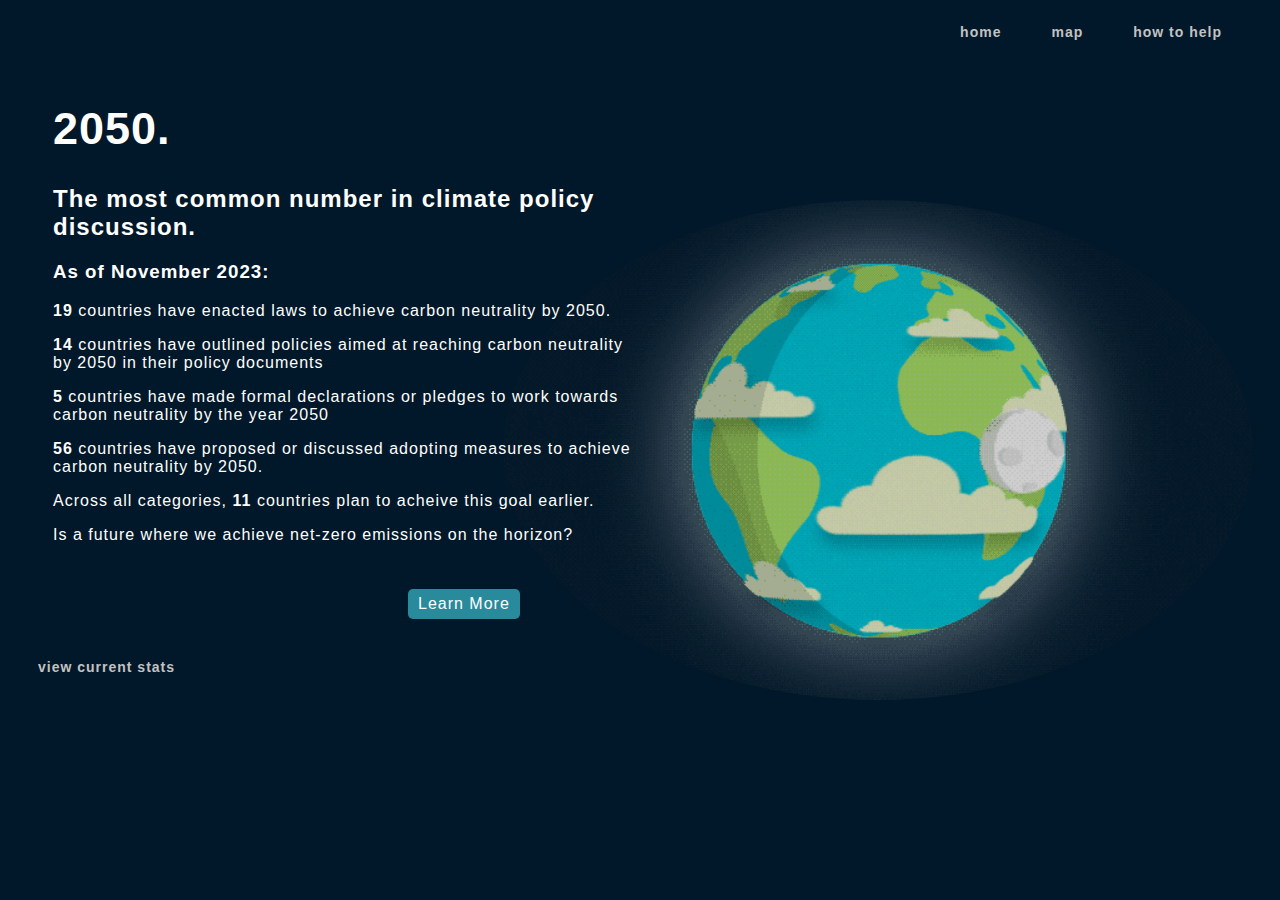
<file: htmls/index.html>
<!DOCTYPE html>
<html lang="en">
<head>
    <meta charset="UTF-8">
    <link rel="stylesheet" type="text/css" href="styles.css">
    <title>2050</title>
</head>
<body class="homepage-body">
    <div class="earth-animation">
        <img src="gifs/earth-rotating .gif" alt="spinning globe animation">
    </div>
    <nav>
        <ul>
            <li><a href="howtohelp.html">how to help </a></li>
            <li> <a href="countrypick.html">map</a></li>
            <li><a href="index.html"> home</a></li>
        </ul>
    </nav>
    <section class="homepage-txt">
        <h1>2050.</h1>
        <h2>The most common number in climate policy discussion.</h2>
        <h3>As of November 2023:</h3>
        <p><b>19</b> countries have enacted laws to achieve carbon neutrality by 2050.</p>
        <p><b>14</b> countries have outlined policies aimed at reaching carbon neutrality by 2050 in their policy documents</p>
        <p><b>5</b> countries have made formal declarations or pledges to work towards carbon neutrality by the year 2050</p>
        <p><b>56</b> countries have proposed or discussed adopting measures to achieve carbon neutrality by 2050.</p>
        <p>Across all categories, <b>11</b> countries plan to acheive this goal earlier.</p>
        <p>Is a future where we achieve net-zero emissions on the horizon?</p>
    </section>
    <div class="learn-more">
        <a href="countrypick.html" class="lm-button">Learn More</a>
    </div>
    <div class="current-stats">
        <a href="https://eciu.net/netzerotracker" target="_blank">view current stats</a>
    </div>
</body> 
</html>
</file>
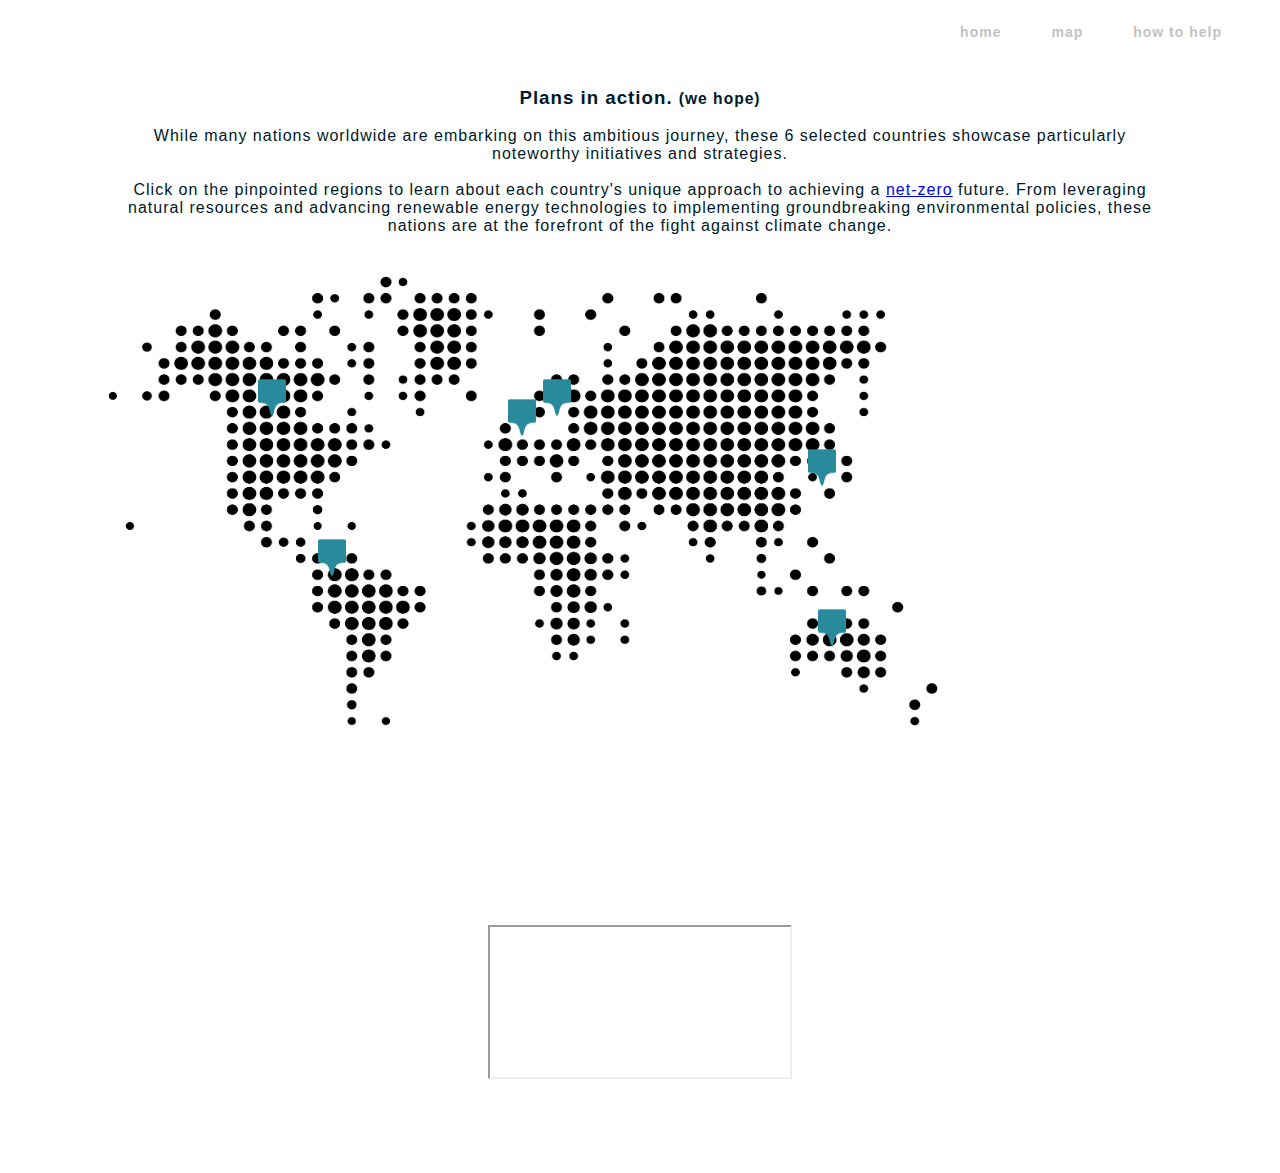
<file: htmls/countrypick.html>
<!DOCTYPE html>
<html lang="en">
    <head>
        <meta charset="utf-8">
        <link rel="stylesheet" type="text/css" href="styles.css">
        <title>Hello World</title>
    </head>
    <body class="countrypick-body">
        <nav>
            <ul>
                <li><a href="howtohelp.html">how to help</a></li>
                <li> <a href="countrypick.html">map</a></li>
                <li><a href="index.html"> home</a></li>
            </ul>
        </nav>
        <div class="top-text">
            <h3>Plans in action. <small>(we hope)</small></h3>
            <p> While many nations
                worldwide are embarking on this ambitious journey, these 6 selected countries showcase 
                particularly noteworthy initiatives and strategies. <br> <br>
                Click on the pinpointed regions to learn about each country's unique approach to achieving a <a href="#net-zero">net-zero</a> future.
                From leveraging natural resources and advancing renewable energy 
                technologies to implementing groundbreaking environmental policies, these nations are at the 
                forefront of the fight against climate change.</p>
        </div>
        <div class="map-container">
            <img src="photos/vecteezy_circle-world-map-on-transparent-background_11461128.png" alt="map">
        
            <a href="countries/canada.html" id="icon-canada" class="map-icon">
                <img src="photos/icons8-location-marker-48.png" alt="Canada">
            </a>
            <a href="countries/germany.html" id="icon-germany" class="map-icon">
                <img src="photos/icons8-location-marker-48.png" alt="Germany">
            </a>
            <a href="countries/southkorea.html" id="icon-southkorea" class="map-icon">
                <img src="photos/icons8-location-marker-48.png" alt="Canada">
            </a>
            <a href="countries/columbia.html" id="icon-columbia" class="map-icon">
                <img src="photos/icons8-location-marker-48.png" alt="Germany">
            </a>
            <a href="countries/australia.html" id="icon-australia" class="map-icon">
                <img src="photos/icons8-location-marker-48.png" alt="Canada">
            </a>
            <a href="countries/denmark.html" id="icon-denmark" class="map-icon">
                <img src="photos/icons8-location-marker-48.png" alt="Germany">
            </a>
        </div>

        <div class = "vid-container" id ="net-zero">
            <iframe src="https://www.youtube.com/embed/aM31RyxSSCw" allowfullscreen></iframe>
        </div>
    </body>
</html>
</file>
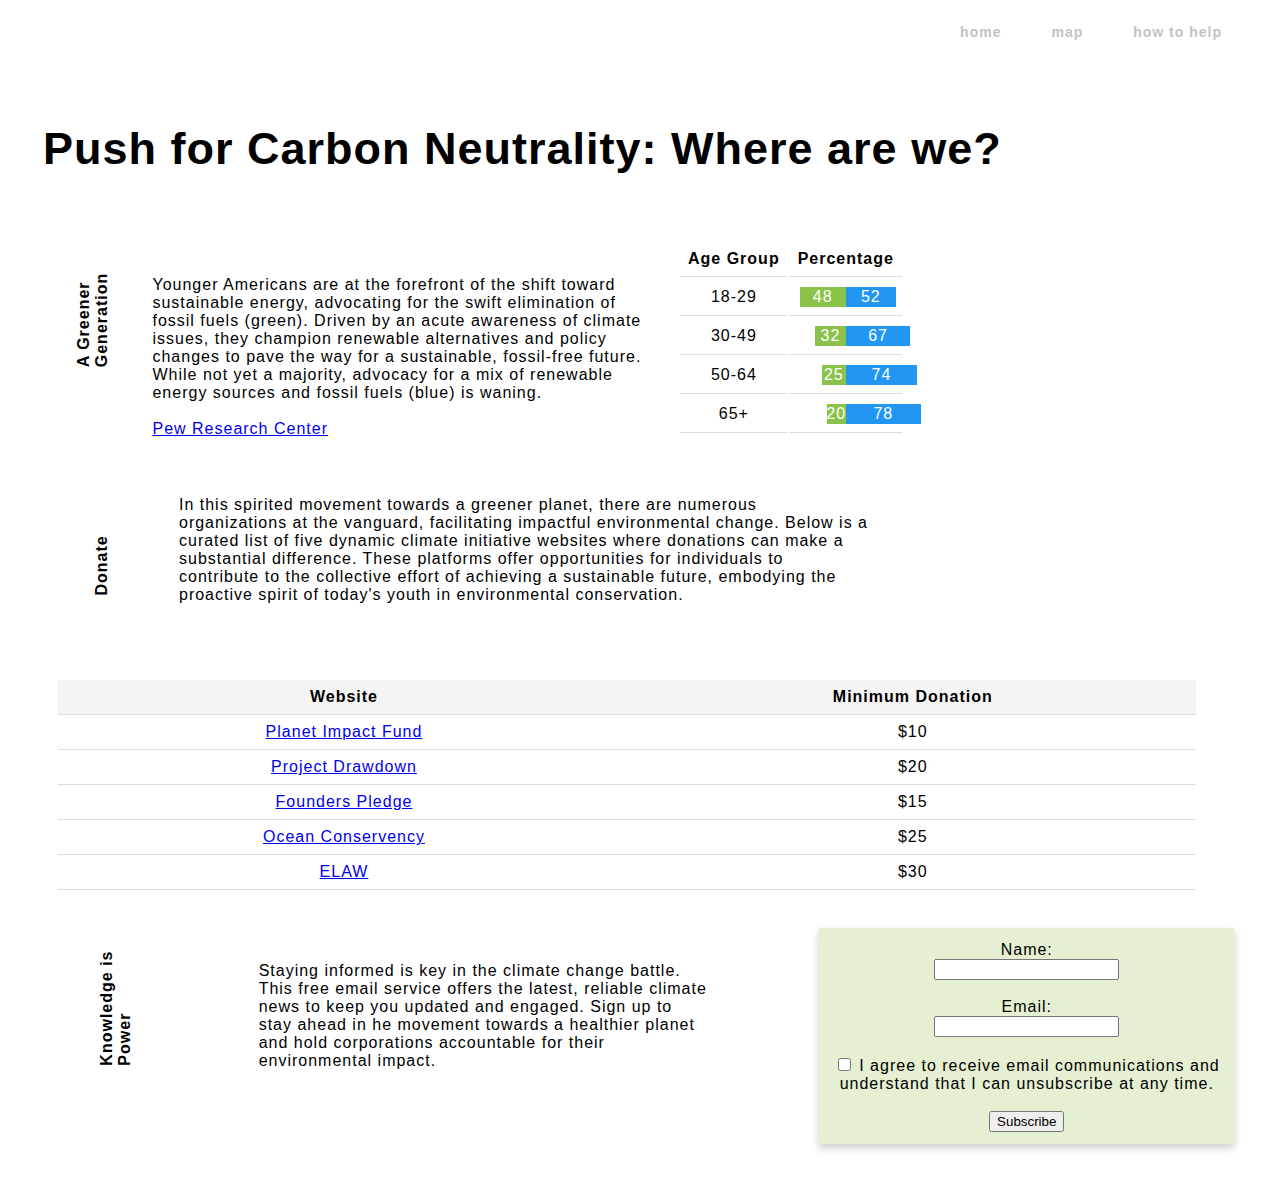
<file: htmls/howtohelp.html>
<!DOCTYPE html>
<html>
<head>
    <link rel="stylesheet" type="text/css" href="styles.css">
    <title>Carbon Neutrality: How You Can Help</title>
</head>
<div class ="hth-body">

    <nav>
        <ul>
            <li><a href="howtohelp.html">how to help</a></li>
            <li> <a href="countrypick.html">map</a></li>
            <li><a href="index.html"> home</a></li>
        </ul>
    </nav>
    <div class = "hth-header">
        <h1>Push for Carbon Neutrality: Where are we? </h1>
    </div>

    <div class="tableone-container">
        
        <div class = "one-side-txt">
            <p2><b>A Greener Generation</b></p2>
            <p>Younger Americans are at the forefront of the shift toward sustainable energy, 
                advocating for the swift elimination of fossil fuels (green). 
                Driven by an acute awareness of climate issues, they 
                champion renewable alternatives and policy changes to pave 
                the way for a sustainable, fossil-free future. While not yet a majority, advocacy for a 
                mix of renewable energy sources and fossil fuels (blue) is waning.
                <br><br>
                <a href="https://www.pewresearch.org/short-reads/2023/08/09/what-the-data-says-about-americans-views-of-climate-change/#:~:text=However%2C%20about%20three%2Din%2D,carbon%20neutrality%20in%20the%20U.S.">Pew Research Center</a>
            </p>
        </div>
        <div class = "table1">
            <table>
                <tr>
                    <th>Age Group</th>
                    <th>Percentage</th>
                </tr>
                <tr>
                    <td>18-29</td>
                    <td>
                        <div class="bar-container">
                            <div class="bar bar-left" style="width: 48%">48</div>
                            <div class="bar bar-right" style="width: 52%">52</div>
                        </div>
                    </td>
                </tr>
                <tr>
                    <td>30-49</td>
                    <td>
                        <div class="bar-container">
                            <div class="bar bar-left" style="width: 32%">32</div>
                            <div class="bar bar-right" style="width: 67%">67</div>
                        </div>
                    </td>
                </tr>
                <tr>
                    <td>50-64</td>
                    <td>
                        <div class="bar-container">
                            <div class="bar bar-left" style="width: 25%">25</div>
                            <div class="bar bar-right" style="width: 74%">74</div>
                        </div>
                    </td>
                </tr>
                <tr>
                    <td>65+</td>
                    <td>
                        <div class="bar-container">
                            <div class="bar bar-left" style="width: 20%">20</div>
                            <div class="bar bar-right" style="width: 78%">78</div>
                        </div>
                    </td>
                </tr>
            </table>
        </div>
    </div>
    <div class = "one-side-txt" id ="ost2">
        <p2><b>Donate</b></p2>
        <p>In this spirited movement towards a greener planet, there 
            are numerous organizations at the vanguard, facilitating impactful 
            environmental change. Below is a curated list of five dynamic 
            climate initiative websites where donations can make a substantial 
            difference. These platforms offer opportunities for individuals to 
            contribute to the collective effort of achieving a sustainable 
            future, embodying the proactive spirit of today's youth in 
            environmental conservation.
        </p>
    </div>
    <div class = "tabletwo-container">
        <table>
            <tr>
                <th>Website</th>
                <th>Minimum Donation</th>
            </tr>
            <tr>
                <td><a href="https://nptgivingpoint.org/contribute-cash/131113">Planet Impact Fund</a></td>
                <td>$10</td>
            </tr>
            <tr>
                <td><a href="https://drawdown.org/programs">Project Drawdown</a></td>
                <td>$20</td>
            </tr>
            <tr>
                <td><a href="https://www.founderspledge.com/our-methodology">Founders Pledge</a></td>
                <td>$15</td>
            </tr>
            <tr>
                <td><a href="https://oceanconservancy.org/programs/">Ocean Conservency</a></td>
                <td>$25</td>
            </tr>
            <tr>
                <td><a href="https://elaw.org/about">ELAW</a></td>
                <td>$30</td>
            </tr>
        </table>
    </div>
    <div class="newsletter-container">
        <div class = "one-side-txt" id ="ost2">
            <p2><b>Knowledge is Power</b></p2>
            <p>Staying informed is key in the climate change battle. 
                This free email service offers the latest, reliable climate 
                news to keep you updated and engaged. Sign up to stay ahead in 
                he movement towards a healthier planet and hold corporations accountable 
                for their environmental impact.
            </p>
        </div>
        <div class="nlc-form">
            <form action="/submit-email" method="post">
                <label for="name">Name:</label><br>
                <input type="text" id="name" name="name" required><br><br>
                <label for="email">Email:</label><br>
                <input type="email" id="email" name="email" required><br><br>
                <input type="checkbox" id="consent" name="consent" required>
                <label for="consent">I agree to receive email communications and understand that I can unsubscribe at any time.</label><br><br>
                <input type="submit" value="Subscribe">
            </form>
        </div>
    </div>
</div>
</html>
</file>
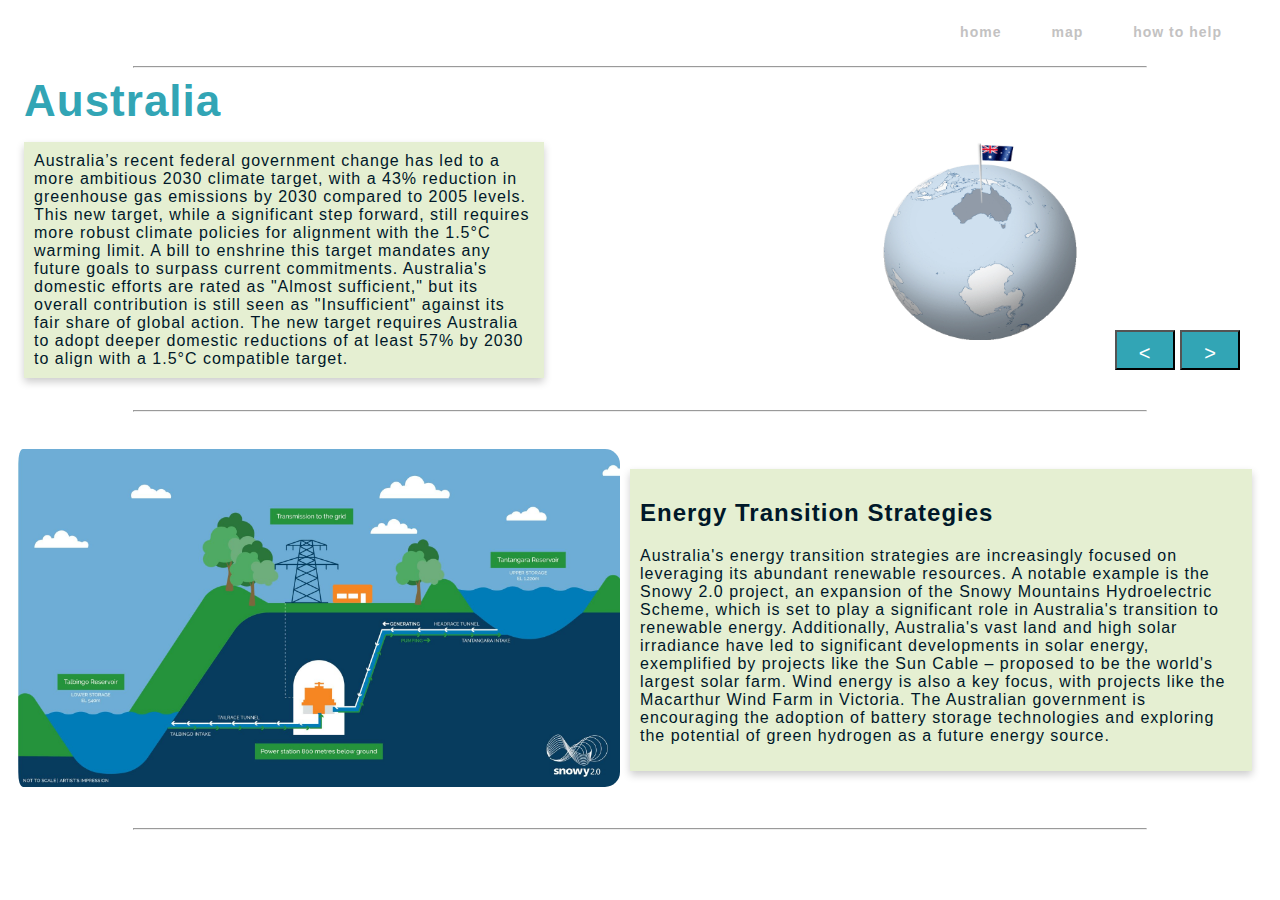
<file: htmls/countries/australia.html>
<!DOCTYPE html>
<html lang="en">
<head>
    <meta charset="UTF-8">
    <meta name="viewport" content="width=device-width, initial-scale=1.0">
    <link rel="stylesheet" href="../styles.css">
    <title>Australia</title>
</head>
<body>
    <nav>
        <ul>
            <li><a href="../howtohelp.html">how to help </a></li>
            <li> <a href="../countrypick.html">map</a></li>
            <li><a href="../index.html"> home</a></li>
        </ul>
    </nav>
    <hr>
    <div class ="country-top-container">
        <div class = country-top-header>Australia</div>
        <div class ="country-top-text">
            Australia’s recent federal government change has led to a more ambitious 2030
            climate target, with a 43% reduction in greenhouse gas emissions by 2030
            compared to 2005 levels. This new target, while a significant step forward,
            still requires more robust climate policies for alignment with the 1.5°C warming
            limit. A bill to enshrine this target mandates any future goals to surpass
            current commitments. Australia's domestic efforts are rated as "Almost sufficient,"
            but its overall contribution is still seen as "Insufficient" against its fair
            share of global action. The new target requires Australia to adopt deeper
            domestic reductions of at least 57% by 2030 to align with a 1.5°C compatible 
            target​.
        </div>
    </div>
    <div class= "countrygif-container" id ="countryflag-gif">
        <img src="../gifs/australiaflaganimation.gif" alt="Description of GIF">
    </div>
<hr>
    <div class = scrollable-content>
        <div class="plan-info-section" id="section1">
            <div class="info-section-image-container">
                <img src="../photos/australia/snowy2.0.jpeg" alt="snowy">
            </div>
            <div class="info-section-text-container">
                <h2>Energy Transition Strategies</h2>
                <p>
                    Australia's energy transition strategies are increasingly focused on 
                    leveraging its abundant renewable resources. A notable example is 
                    the Snowy 2.0 project, an expansion of the Snowy Mountains 
                    Hydroelectric Scheme, which is set to play a significant 
                    role in Australia's transition to renewable energy. Additionally, 
                    Australia's vast land and high solar irradiance have led to significant 
                    developments in solar energy, exemplified by projects like the Sun 
                    Cable – proposed to be the world's largest solar farm. Wind energy 
                    is also a key focus, with projects like the Macarthur Wind Farm in 
                    Victoria. The Australian government is encouraging the adoption of 
                    battery storage technologies and exploring the potential of green 
                    hydrogen as a future energy source.
                </p>
            </div>
        </div>
        <div class="plan-info-section" id="section2">
            <div class="info-section-image-container">
                <img src="../photos/australia/austram.jpeg" alt="austram">
            </div>
            <div class="info-section-text-container">
                <h2>Transportation and Infastructure Modernization</h2>
                <p>
                    In the realm of transportation, Australia is gradually embracing electric 
                    vehicles (EVs), with various states offering incentives for EV purchases 
                    and the installation of charging infrastructure. The development of public 
                    transportation is also a focus, with cities like Melbourne and Sydney 
                    investing in expanding and modernizing their tram and rail networks. 
                    Furthermore, there is a growing emphasis on sustainable urban planning, 
                    promoting walkability and cycling infrastructure in major cities to reduce 
                    dependence on private vehicles.
                </p>
            </div>
        </div>
        <div class="plan-info-section" id="section3">
            <div class="info-section-image-container">
                <img src="../photos/australia/carbon.jpeg" alt="carbon farm">
            </div>
            <div class="info-section-text-container">
                <h2>Industrial and Agricultural Reforms</h2>
                <p>
                    Australia's industrial reforms are geared towards reducing carbon 
                    emissions and enhancing sustainability. The Australian Industry 
                    Energy Transitions Initiative is a key example, where industry 
                    leaders collaborate to accelerate the transition to net-zero emissions 
                    in supply chains. In agriculture, the focus is on sustainable 
                    land management practices and the reduction of methane emissions 
                    from livestock. Initiatives like the Carbon Farming Initiative 
                    encourage farmers to adopt carbon-smart practices. Additionally, 
                    investment in agricultural technology is fostering more efficient 
                    and environmentally friendly farming methods.
                </p>
            </div>
        </div>
        <div class="plan-info-section">
            <div class="info-section-image-container" id="section4">
                <img src="../photos/australia/unfccc.jpeg" alt="unfccc">
            </div>
            <div class="info-section-text-container">
                <h2>Policy Frameworks and International Collaboration</h2>
                <p>
                    Australian policy frameworks for achieving carbon neutrality 
                    are evolving, with the government setting a target to reach 
                    net-zero emissions by 2050. Policies like the Renewable Energy Target 
                    (RET) and the Emissions Reduction Fund are key instruments in this 
                    strategy. Internationally, Australia participates in global climate 
                    initiatives and collaborates with other countries through platforms 
                    like the United Nations Framework Convention on Climate Change 
                    (UNFCCC). Partnerships in areas such as renewable energy technology, 
                    sustainable mining, and ocean conservation are part of Australia's 
                    commitment to a global approach to climate change mitigation and 
                    environmental sustainability.
                </p>
            </div>
        </div>
    </div>
    <hr>
    <script src="../js/script.js"></script>
</body>
</html>
</file>
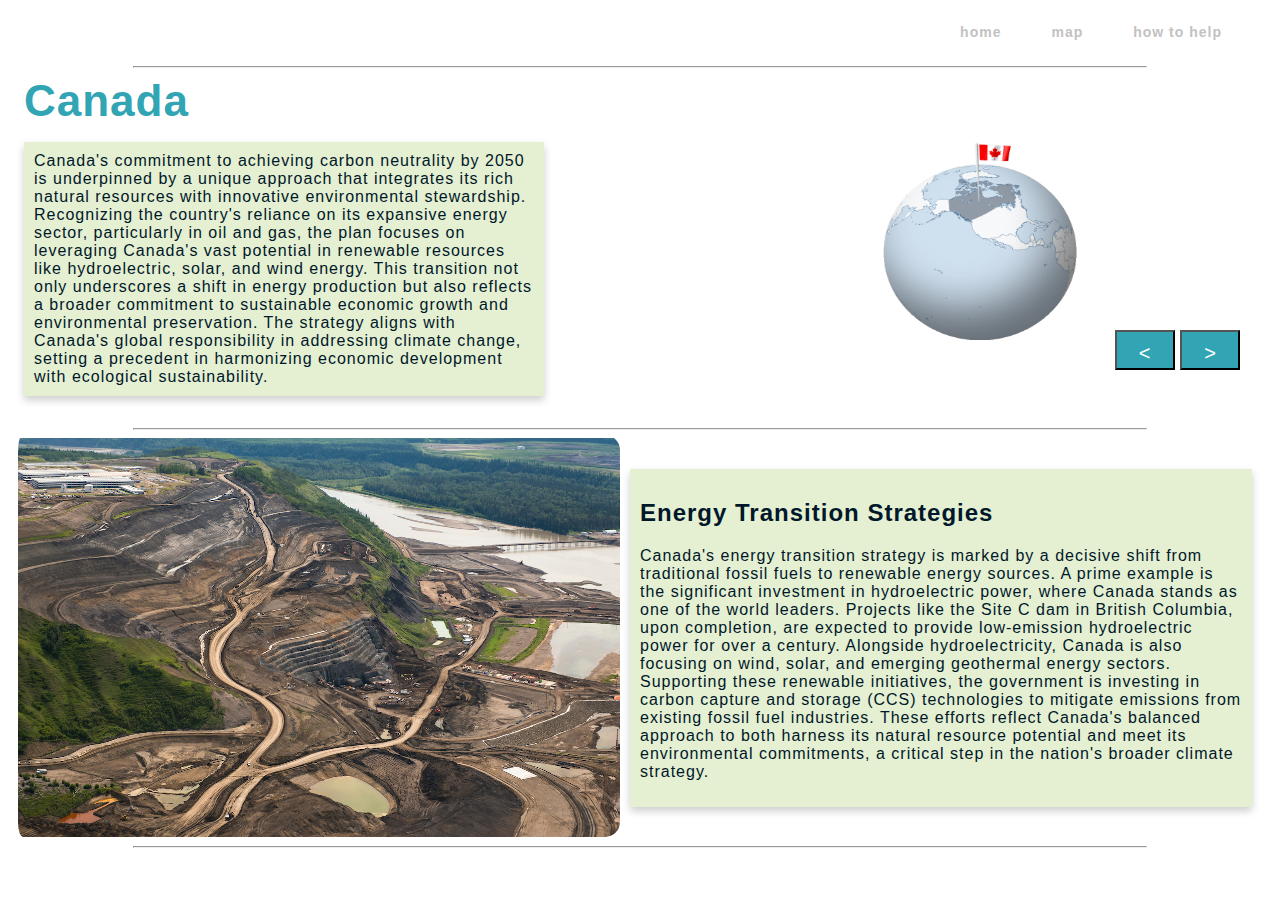
<file: htmls/countries/canada.html>
<!DOCTYPE html>
<html lang="en">
<head>
    <meta charset="UTF-8">
    <meta name="viewport" content="width=device-width, initial-scale=1.0">
    <link rel="stylesheet" href="../styles.css">
    <title>Canada</title>
</head>
<body>
    <nav>
        <ul>
            <li><a href="../howtohelp.html">how to help </a></li>
            <li> <a href="../countrypick.html">map</a></li>
            <li><a href="../index.html"> home</a></li>
        </ul>
    </nav>
    <hr>
    <div class ="country-top-container">
        <div class = country-top-header>Canada</div>
        <div class ="country-top-text">
            Canada's commitment to achieving carbon neutrality by 2050 is underpinned by
            a unique approach that integrates its rich natural resources with innovative
            environmental stewardship. Recognizing the country's reliance on its expansive
            energy sector, particularly in oil and gas, the plan focuses on leveraging Canada's
            vast potential in renewable resources like hydroelectric, solar, and wind energy.
            This transition not only underscores a shift in energy production but also
            reflects a broader commitment to sustainable economic growth and environmental
            preservation. The strategy aligns with Canada's global responsibility in addressing
            climate change, setting a precedent in harmonizing economic development with
            ecological sustainability.
        </div>
    </div>
    <div class= "countrygif-container" id ="countryflag-gif">
        <img src="../gifs/canadaflaganimation.gif" alt="Description of GIF">
    </div>
<hr>
    <div class = scrollable-content>
        <div class="plan-info-section" id="section1">
            <div class="info-section-image-container">
                <img src="../photos/canada/sitec.jpeg" alt="sitec">
            </div>
            <div class="info-section-text-container">
                <h2>Energy Transition Strategies</h2>
                <p>Canada's energy transition strategy is marked by a decisive shift 
                from traditional fossil fuels to renewable energy sources. A prime example
                is the significant investment in hydroelectric power, where Canada stands as
                one of the world leaders. Projects like the Site C dam in British Columbia, 
                upon completion, are expected to provide low-emission hydroelectric power for
                over a century. Alongside hydroelectricity, Canada is also focusing on wind,
                solar, and emerging geothermal energy sectors. Supporting these renewable
                initiatives, the government is investing in carbon capture and storage (CCS)
                technologies to mitigate emissions from existing fossil fuel industries. These
                efforts reflect Canada's balanced approach to both harness its natural resource
                potential and meet its environmental commitments, a critical step in the nation's
                broader climate strategy.</p>
            </div>
        </div>
        <div class="plan-info-section" id="section2">
            <div class="info-section-image-container">
                <img src="../photos/canada/izev.jpeg" alt="iZev">
            </div>
            <div class="info-section-text-container">
                <h2>Transportation and Infastructure Modernization</h2>
                <p>Canada's transition to sustainable transportation is exemplified by
                    the Zero-Emission Vehicles Program (iZEV), which offers incentives
                    up to $5,000 for purchasing or leasing zero-emission vehicles. This
                    program is complemented by significant investments in EV charging
                    infrastructure, like the Electric Vehicle and Alternative Fuel
                    Infrastructure Deployment Initiative. This initiative is expanding
                    a nationwide network of fast chargers, promoting the use of electric
                    and alternative fuel vehicles. Alongside these efforts, Canada is
                    modernizing public transit systems by integrating energy-efficient
                    vehicles and expanding transit networks. These steps, crucial for
                    reducing emissions and improving urban environments, are 
                    integral to Canada's commitment to sustainable transportation
                    and achieving its climate goals.
                </p>
            </div>
        </div>
        <div class="plan-info-section" id="section3">
            <div class="info-section-image-container">
                <img src="../photos/canada/scap.webp" alt="scap">
            </div>
            <div class="info-section-text-container">
                <h2>Industrial and Agricultural Reforms</h2>
                <p>In Canada, industrial and agricultural reforms are integral to the nation's environmental 
                    strategy. A notable industrial initiative is the adoption of sustainable forestry practices. 
                    For example, in British Columbia, the Forest Stewardship Council certification has led to more
                    responsible forest management, ensuring that forestry operations maintain ecological integrity.
                    In agriculture, Canada focuses on reducing greenhouse gas emissions through techniques like precision 
                    farming and the use of biofuels. The Canadian Agricultural Partnership, a federal-provincial-territorial
                    agreement, provides funding and support for innovations in sustainable agriculture, highlighting Canada's
                    commitment to environmentally responsible farming practices. These reforms are crucial in balancing
                    economic growth with the preservation of natural resources and biodiversity.
                </p>
            </div>
        </div>
        <div class="plan-info-section">
            <div class="info-section-image-container" id="section4">
                <img src="../photos/canada/pancan.jpeg" alt="pancan">
            </div>
            <div class="info-section-text-container">
                <h2>Policy Frameworks and International Collaboration</h2>
                <p>Canada's approach to climate change is underpinned by robust policy frameworks
                    and active international collaboration. A key component of this strategy is
                    the implementation of carbon pricing, which is designed to reduce greenhouse
                    gas emissions by making polluting activities more expensive. The Pan-Canadian
                    Framework on Clean Growth and Climate Change outlines this and other measures,
                    including investments in green technology and support for climate adaptation.
                    Internationally, Canada is a signatory to the Paris Agreement and actively
                    participates in global initiatives like the Powering Past Coal Alliance.
                    By engaging in these international efforts and aligning its national
                    policies with global climate goals, Canada demonstrates its commitment
                    to being a proactive player in the global fight against climate change.
                </p>
            </div>
        </div>
    </div>
    <hr>
    <script src="../js/script.js"></script>
</body>
</html>
</file>
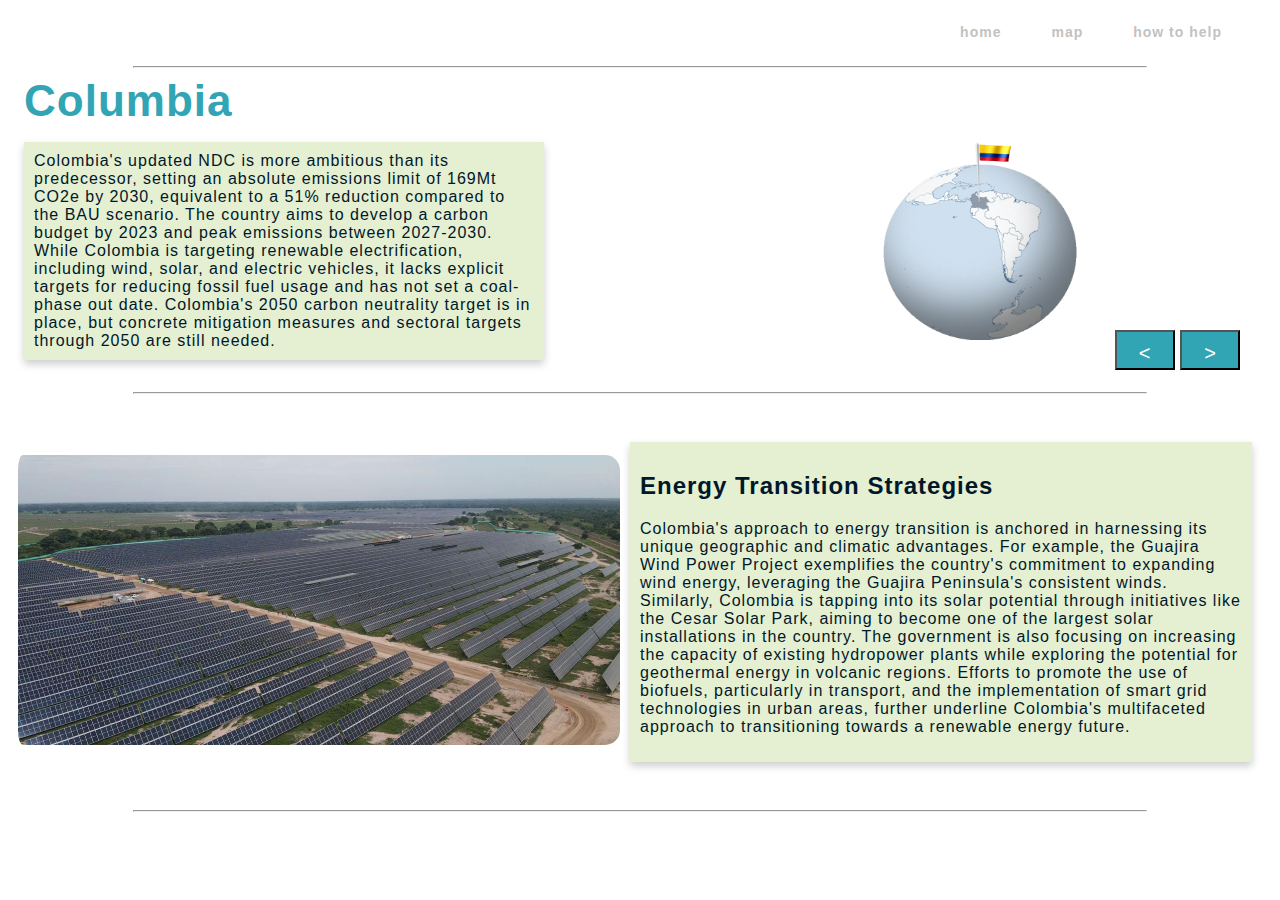
<file: htmls/countries/columbia.html>
<!DOCTYPE html>
<html lang="en">
<head>
    <meta charset="UTF-8">
    <meta name="viewport" content="width=device-width, initial-scale=1.0">
    <link rel="stylesheet" href="../styles.css">
    <title>Columbia</title>
</head>
<body>
    <nav>
        <ul>
            <li><a href="../howtohelp.html">how to help </a></li>
            <li> <a href="../countrypick.html">map</a></li>
            <li><a href="../index.html"> home</a></li>
        </ul>
    </nav>
    <hr>
    <div class ="country-top-container">
        <div class = country-top-header>Columbia</div>
        <div class ="country-top-text">
            Colombia's updated NDC is more ambitious than its predecessor,
            setting an absolute emissions limit of 169Mt CO2e by 2030,
            equivalent to a 51% reduction compared to the BAU scenario. 
            The country aims to develop a carbon budget by 2023 and peak 
            emissions between 2027-2030. While Colombia is targeting renewable
            electrification, including wind, solar, and electric vehicles, it 
            lacks explicit targets for reducing fossil fuel usage and has not
            set a coal-phase out date. Colombia's 2050 carbon neutrality target
            is in place, but concrete mitigation measures and sectoral targets
            through 2050 are still needed.
        </div>
    </div>
    <div class= "countrygif-container" id ="countryflag-gif">
        <img src="../gifs/columbiaflaganimation.gif" alt="Description of GIF">
    </div>
<hr>
    <div class = scrollable-content>
        <div class="plan-info-section" id="section1">
            <div class="info-section-image-container">
                <img src="../photos/columbia/cesar.jpeg" alt="cesar">
            </div>
            <div class="info-section-text-container">
                <h2>Energy Transition Strategies</h2>
                <p>
                    Colombia's approach to energy transition is anchored in harnessing 
                    its unique geographic and climatic advantages. For example, the 
                    Guajira Wind Power Project exemplifies the country's commitment to 
                    expanding wind energy, leveraging the Guajira Peninsula's consistent 
                    winds. Similarly, Colombia is tapping into its solar potential through 
                    initiatives like the Cesar Solar Park, aiming to become one of the largest 
                    solar installations in the country. The government is also focusing on 
                    increasing the capacity of existing hydropower plants while exploring the 
                    potential for geothermal energy in volcanic regions. Efforts to promote 
                    the use of biofuels, particularly in transport, and the implementation of 
                    smart grid technologies in urban areas, further underline Colombia's 
                    multifaceted approach to transitioning towards a renewable energy future.
                </p>
            </div>
        </div>
        <div class="plan-info-section" id="section2">
            <div class="info-section-image-container">
                <img src="../photos/columbia/medellin.jpeg" alt="med">
            </div>
            <div class="info-section-text-container">
                <h2>Transportation and Infastructure Modernization</h2>
                <p>
                    Colombia is modernizing its transportation sector with a focus 
                    on reducing carbon emissions and improving urban air quality. 
                    A notable initiative is the expansion of the Bogotá Metro, aimed 
                    at providing a low-emission, efficient public transport alternative. 
                    In addition, the National Electric Mobility Strategy is promoting the 
                    adoption of electric vehicles (EVs) through incentives and infrastructure 
                    development. This includes the installation of EV charging stations along 
                    major highways and in urban centers. The government is also investing in 
                    bicycle infrastructure in major cities like Medellín, encouraging a shift 
                    towards non-motorized modes of transport. These steps are integral to Colombia's 
                    vision of a modern, sustainable transportation system.
                </p>
            </div>
        </div>
        <div class="plan-info-section" id="section3">
            <div class="info-section-image-container">
                <img src="../photos/columbia/agroforestry.jpeg" alt="agro">
            </div>
            <div class="info-section-text-container">
                <h2>Industrial and Agricultural Reforms</h2>
                <p>
                    In the industrial sector, Colombia is 
                    advancing reforms by incentivizing cleaner production 
                    methods. For instance, the implementation of carbon pricing 
                    mechanisms is encouraging industries to adopt more sustainable practices. 
                    In agriculture, a key focus is on eco-friendly coffee production, promoting
                     practices that reduce deforestation and improve soil health. The 
                     country is also investing in agroforestry systems, which integrate 
                     tree planting with crop and livestock farming to enhance carbon 
                     sequestration. These reforms are supported by government initiatives 
                     such as the Sustainable Colombia Fund, which provides financial and 
                     technical support for sustainable development projects in both industrial 
                     and agricultural sectors.
                </p>
            </div>
        </div>
        <div class="plan-info-section">
            <div class="info-section-image-container" id="section4">
                <img src="../photos/columbia/lac.png" alt="lac">
            </div>
            <div class="info-section-text-container">
                <h2>Policy Frameworks and International Collaboration</h2>
                <p>
                    Colombia's policy frameworks are being strengthened to support its
                    climate goals. The National Development Plan incorporates specific
                    climate change mitigation strategies, setting clear targets for renewable 
                    energy adoption and emissions reduction. Internationally, Colombia is an 
                    active participant in the LAC Climate Week and other regional collaborations, 
                    focusing on climate-resilient development. Partnerships with entities like 
                    the Green Climate Fund and the World Bank are crucial in securing funding 
                    and technical assistance for Colombia's climate initiatives. Through these 
                    efforts, Colombia is not only advancing its own climate goals but also 
                    contributing to broader regional and global climate change mitigation efforts.
                </p>
            </div>
        </div>
    </div>
    <hr>
    <script src="../js/script.js"></script>
</body>
</html>
</file>
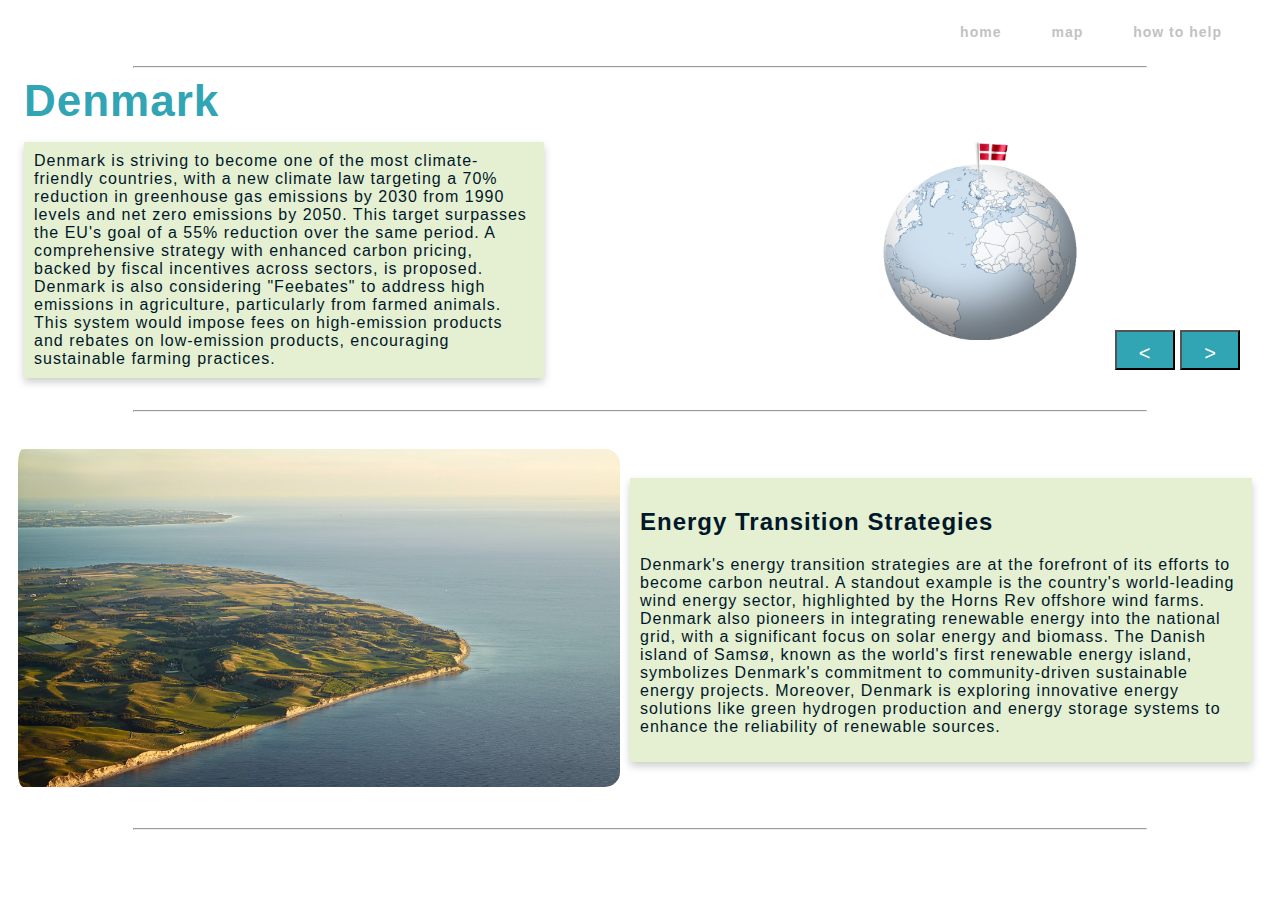
<file: htmls/countries/denmark.html>
<!DOCTYPE html>
<html lang="en">
<head>
    <meta charset="UTF-8">
    <meta name="viewport" content="width=device-width, initial-scale=1.0">
    <link rel="stylesheet" href="../styles.css">
    <title>Denmark</title>
</head>
<body>
    <nav>
        <ul>
            <li><a href="../howtohelp.html">how to help </a></li>
            <li> <a href="../countrypick.html">map</a></li>
            <li><a href="../index.html"> home</a></li>
        </ul>
    </nav>
    <hr>
    <div class ="country-top-container">
        <div class = country-top-header>Denmark</div>
        <div class ="country-top-text">
            Denmark is striving to become one of the most climate-friendly countries,
            with a new climate law targeting a 70% reduction in greenhouse gas emissions
            by 2030 from 1990 levels and net zero emissions by 2050. This target surpasses
            the EU's goal of a 55% reduction over the same period. A comprehensive strategy
            with enhanced carbon pricing, backed by fiscal incentives across sectors, is proposed.
            Denmark is also considering "Feebates" to address high emissions in agriculture,
            particularly from farmed animals. This system would impose fees on high-emission
            products and rebates on low-emission products, encouraging sustainable
            farming practices.
        </div>
    </div>
    <div class= "countrygif-container" id ="countryflag-gif">
        <img src="../gifs/denmarkflaganimation.gif" alt="Description of GIF">
    </div>
    <hr>
    <div class = scrollable-content>
        <div class="plan-info-section" id="section1">
            <div class="info-section-image-container">
                <img src="../photos/denmark/samso.webp" alt="samso">
            </div>
            <div class="info-section-text-container">
                <h2>Energy Transition Strategies</h2>
                <p>
                    Denmark's energy transition strategies are at the forefront 
                    of its efforts to become carbon neutral. A standout example is 
                    the country's world-leading wind energy sector, highlighted by 
                    the Horns Rev offshore wind farms. Denmark also pioneers in integrating 
                    renewable energy into the national grid, with a significant focus on solar 
                    energy and biomass. The Danish island of Samsø, known as the world's 
                    first renewable energy island, symbolizes Denmark's commitment to 
                    community-driven sustainable energy projects. Moreover, Denmark is 
                    exploring innovative energy solutions like green hydrogen production 
                    and energy storage systems to enhance the reliability of renewable 
                    sources.
                </p>
            </div>
        </div>
        <div class="plan-info-section" id="section2">
            <div class="info-section-image-container">
                <img src="../photos/denmark/copenhagenbikes.jpeg" alt="cope bikes">
            </div>
            <div class="info-section-text-container">
                <h2>Transportation and Infastructure Modernization</h2>
                <p>
                    In transportation, Denmark is actively promoting the 
                    use of electric vehicles (EVs) and has set ambitious 
                    targets for phasing out fossil fuel-powered cars. 
                    The expansion of EV charging infrastructure across 
                    the country supports this transition. Denmark's capital, Copenhagen, 
                    is renowned for its bicycle-friendly infrastructure and is investing 
                    in cycling as a sustainable mode of urban transportation. The city also 
                    boasts a comprehensive and efficient public transportation network, 
                    including metro, buses, and trains, all increasingly powered by renewable
                    energy.
                </p>
            </div>
        </div>
        <div class="plan-info-section" id="section3">
            <div class="info-section-image-container">
                <img src="../photos/denmark/denmarkfish.jpeg" alt="denmark fish">
            </div>
            <div class="info-section-text-container">
                <h2>Industrial and Agricultural Reforms</h2>
                <p>
                    Industrial reforms in Denmark focus on increasing energy efficiency 
                    and reducing carbon emissions. The Danish government supports industries in 
                    implementing cleaner technologies and sustainable practices. In agriculture, 
                    Denmark is a leader in organic farming and is investing in technologies to 
                    reduce the environmental impact of farming activities, including initiatives 
                    to lower methane emissions from livestock. The country also focuses on 
                    sustainable fishing practices, reflecting its commitment to environmental 
                    stewardship across all sectors.
                </p>
            </div>
        </div>
        <div class="plan-info-section">
            <div class="info-section-image-container" id="section4">
                <img src="../photos/denmark/denmarklaw.png" alt="den law">
            </div>
            <div class="info-section-text-container">
                <h2>Policy Frameworks and International Collaboration</h2>
                <p>
                    Denmark's policy frameworks are integral to its environmental strategy. 
                    The Danish Climate Law, which aims for a 70% reduction in greenhouse gas 
                    emissions by 2030 compared to 1990 levels, sets a legally binding framework 
                    for climate action. Internationally, Denmark is an active participant in 
                    climate change discussions, contributing to global initiatives such as the 
                    Paris Agreement. The country also engages in numerous international 
                    collaborations, sharing its expertise in wind energy and sustainable city 
                    planning. Through these efforts, Denmark not only advances its own green 
                    transition but also contributes to global climate change mitigation and 
                    sustainable development goals.
                </p>
            </div>
        </div>
    </div>
    <hr>
    <script src="../js/script.js"></script>
</body>
</html>
</file>
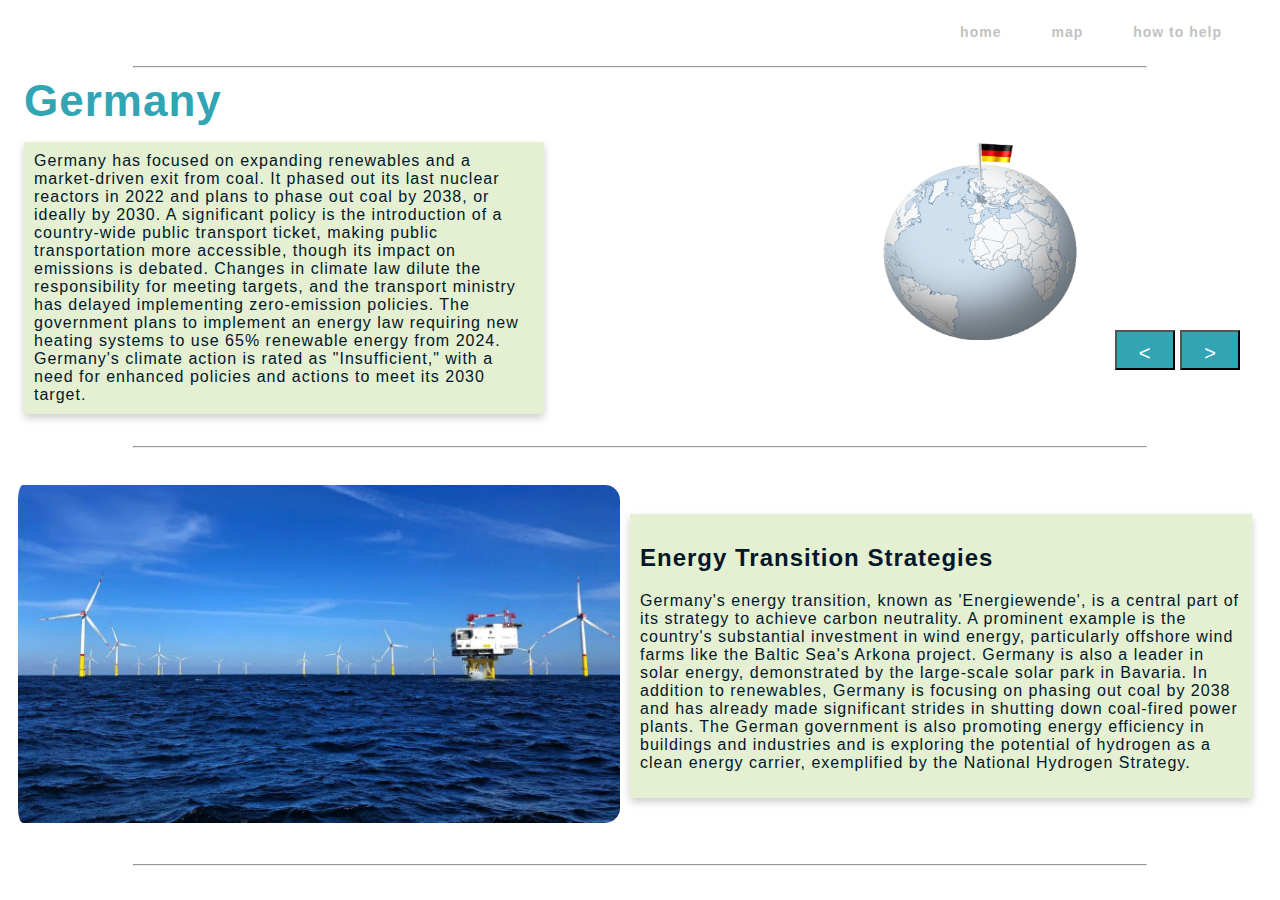
<file: htmls/countries/germany.html>
<!DOCTYPE html>
<html lang="en">
<head>
    <meta charset="UTF-8">
    <meta name="viewport" content="width=device-width, initial-scale=1.0">
    <link rel="stylesheet" href="../styles.css">
    <title>Germany</title>
</head>
<body>
    <nav>
        <ul>
            <li><a href="../howtohelp.html">how to help </a></li>
            <li> <a href="../countrypick.html">map</a></li>
            <li><a href="../index.html"> home</a></li>
        </ul>
    </nav>
    <hr>
    <div class ="country-top-container">
        <div class = country-top-header>Germany</div>
        <div class ="country-top-text">
            Germany has focused on expanding renewables and a market-driven
            exit from coal. It phased out its last nuclear reactors in 2022
            and plans to phase out coal by 2038, or ideally by 2030.
            A significant policy is the introduction of a country-wide
            public transport ticket, making public transportation more
            accessible, though its impact on emissions is debated. Changes 
            in climate law dilute the responsibility for meeting targets, and the 
            transport ministry has delayed implementing zero-emission policies. The 
            government plans to implement an energy law requiring new heating systems 
            to use 65% renewable energy from 2024. Germany's climate action is rated 
            as "Insufficient," with a need for enhanced policies and actions to meet its 
            2030 target​.
        </div>
    </div>
    <div class= "countrygif-container" id ="countryflag-gif">
        <img src="../gifs/germanyflaganimation.gif" alt="Description of GIF">
    </div>
<hr>
    <div class = scrollable-content>
        <div class="plan-info-section" id="section1">
            <div class="info-section-image-container">
                <img src="../photos/germany/arkona.webp" alt="arkona">
            </div>
            <div class="info-section-text-container">
                <h2>Energy Transition Strategies</h2>
                <p>
                    Germany's energy transition, known as 'Energiewende', is a central part 
                    of its strategy to achieve carbon neutrality. A prominent example is 
                    the country's substantial investment in wind energy, particularly offshore 
                    wind farms like the Baltic Sea's Arkona project. Germany is also a leader 
                    in solar energy, demonstrated by the large-scale solar park in Bavaria. In 
                    addition to renewables, Germany is focusing on phasing out coal by 2038 and 
                    has already made significant strides in shutting down coal-fired power plants. 
                    The German government is also promoting energy efficiency in buildings and 
                    industries and is exploring the potential of hydrogen as a clean energy 
                    carrier, exemplified by the National Hydrogen Strategy.
                </p>
            </div>
        </div>
        <div class="plan-info-section" id="section2">
            <div class="info-section-image-container">
                <img src="../photos/germany/germanbike.webp" alt="german bike">
            </div>
            <div class="info-section-text-container">
                <h2>Transportation and Infastructure Modernization</h2>
                <p>
                    Germany is advancing its transportation sector towards sustainability 
                    through several initiatives. The country has set ambitious targets 
                    for the adoption of electric vehicles (EVs) and is expanding its network of 
                    charging stations. The German government's subsidy program for EV purchases 
                    is a key driver of this transition. Additionally, Germany is renowned for 
                    its efficient public transportation systems and is continuously investing in 
                    their expansion and modernization, particularly in urban areas. 
                    The promotion of cycling and pedestrian infrastructure is also a significant 
                    aspect of Germany's approach to reducing transportation-related emissions.
                </p>
            </div>
        </div>
        <div class="plan-info-section" id="section3">
            <div class="info-section-image-container">
                <img src="../photos/germany/energiesprong.png" alt="energy sprong">
            </div>
            <div class="info-section-text-container">
                <h2>Industrial and Agricultural Reforms</h2>
                <p>
                    In its industrial sector, Germany is focusing on energy efficiency 
                    and the integration of renewable energy sources. Initiatives like 
                    the "Energiesprong" retrofit model are transforming industrial buildings 
                    to be more energy-efficient. In agriculture, Germany is implementing 
                    sustainable farming practices to reduce its environmental impact, with a 
                    focus on organic farming and reducing the use of chemical fertilizers 
                    and pesticides. The German government is also supporting research in 
                    agricultural technology to improve resource efficiency and reduce 
                    greenhouse gas emissions from farming activities.
                </p>
            </div>
        </div>
        <div class="plan-info-section">
            <div class="info-section-image-container" id="section4">
                <img src="../photos/germany/climateactionplan.png" alt="climate plan">
            </div>
            <div class="info-section-text-container">
                <h2>Policy Frameworks and International Collaboration</h2>
                <p>
                    Germany's policy frameworks are robust in supporting its climate goals. 
                    The Climate Action Plan 2050 outlines specific targets and measures 
                    across various sectors to achieve greenhouse gas neutrality. 
                    Internationally, Germany plays a leading role in global climate policy, 
                    actively participating in the European Union's green initiatives and 
                    contributing to international climate funds. Collaboration with other 
                    nations in technology transfer and climate financing is a key aspect 
                    of Germany's approach to addressing global climate challenges. 
                    Through these comprehensive policies and international efforts, 
                    Germany aims to lead by example in achieving a sustainable and 
                    carbon-neutral future.
                </p>
            </div>
        </div>
    </div>
    <hr>
    <script src="../js/script.js"></script>
</body>
</html>
</file>
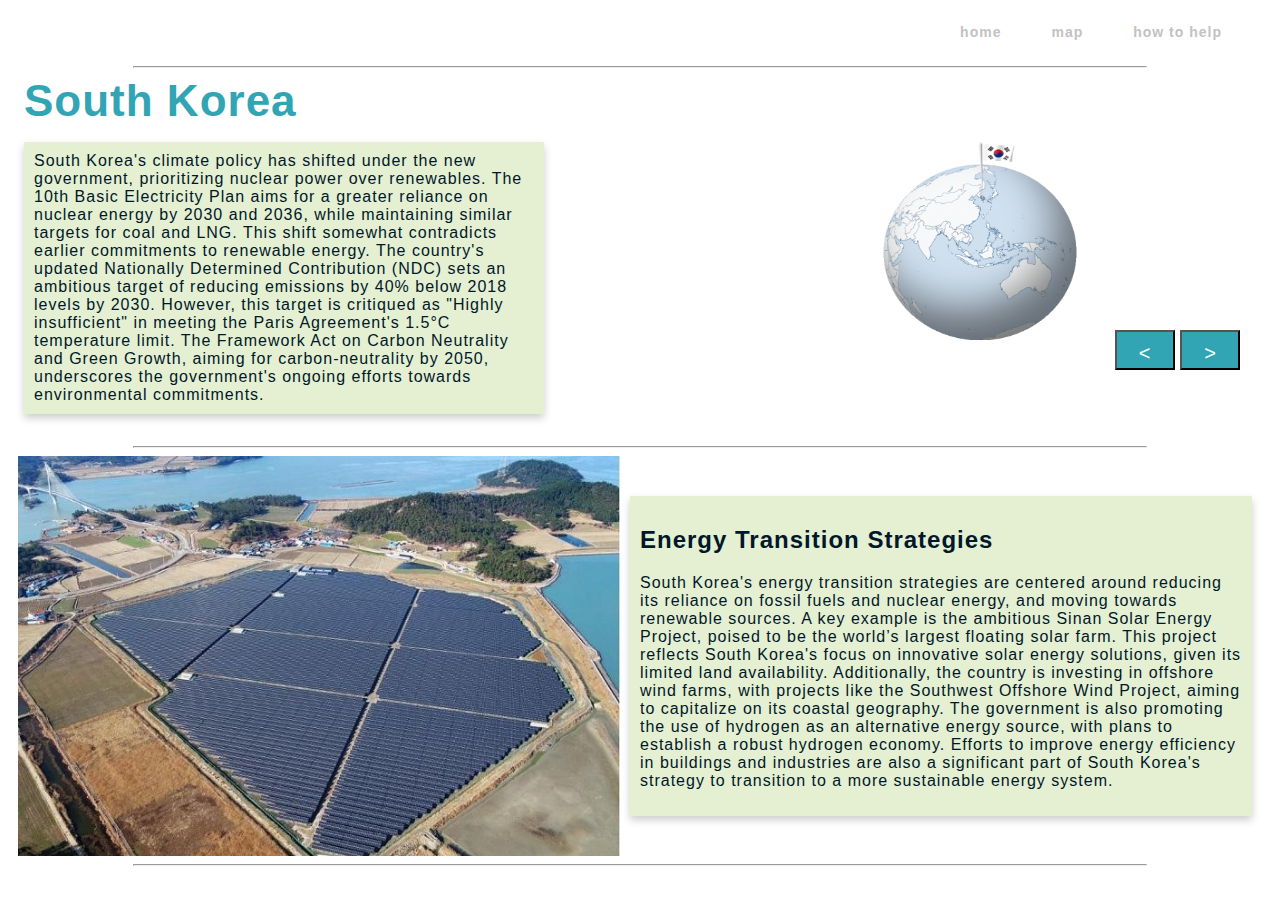
<file: htmls/countries/southkorea.html>
<!DOCTYPE html>
<html lang="en">
<head>
    <meta charset="UTF-8">
    <meta name="viewport" content="width=device-width, initial-scale=1.0">
    <link rel="stylesheet" href="../styles.css">
    <title>South Korea</title>
</head>
<body>
    <nav>
        <ul>
            <li><a href="../howtohelp.html">how to help </a></li>
            <li> <a href="../countrypick.html">map</a></li>
            <li><a href="../index.html"> home</a></li>
        </ul>
    </nav>
    <hr>
    <div class ="country-top-container">
        <div class = country-top-header>South Korea</div>
        <div class ="country-top-text">
            South Korea's climate policy has shifted under the new government,
            prioritizing nuclear power over renewables. The 10th Basic Electricity
            Plan aims for a greater reliance on nuclear energy by 2030 and 2036,
            while maintaining similar targets for coal and LNG. This shift
            somewhat contradicts earlier commitments to renewable energy.
            The country's updated Nationally Determined Contribution (NDC)
            sets an ambitious target of reducing emissions by 40% below 2018
            levels by 2030. However, this target is critiqued as "Highly
            insufficient" in meeting the Paris Agreement's 1.5°C temperature
            limit. The Framework Act on Carbon Neutrality and Green Growth,
            aiming for carbon-neutrality by 2050, underscores the government's
            ongoing efforts towards environmental commitments.
        </div>
    </div>
    <div class= "countrygif-container" id ="countryflag-gif">
        <img src="../gifs/southkoreaflaganiimation.gif" alt="Description of GIF">
    </div>
<hr>
    <div class = scrollable-content>
        <div class="plan-info-section" id="section1">
            <div class="info-section-image-container">
                <img src="../photos/southkorea/sinan.jpeg" alt="sinan">
            </div>
            <div class="info-section-text-container">
                <h2>Energy Transition Strategies</h2>
                <p>
                    South Korea's energy transition strategies are centered around reducing its 
                    reliance on fossil fuels and nuclear energy, and moving towards renewable 
                    sources. A key example is the ambitious Sinan Solar Energy Project, 
                    poised to be the world’s largest floating solar farm. This project 
                    reflects South Korea's focus on innovative solar energy solutions, given 
                    its limited land availability. Additionally, the country is investing in 
                    offshore wind farms, with projects like the Southwest Offshore Wind Project, 
                    aiming to capitalize on its coastal geography. The government is also promoting 
                    the use of hydrogen as an alternative energy source, with plans to 
                    establish a robust hydrogen economy. Efforts to improve energy efficiency 
                    in buildings and industries are also a significant part of South Korea's 
                    strategy to transition to a more sustainable energy system.
                </p>
            </div>
        </div>
        <div class="plan-info-section" id="section2">
            <div class="info-section-image-container">
                <img src="../photos/southkorea/seolcar.jpeg" alt="seol ev">
            </div>
            <div class="info-section-text-container">
                <h2>Transportation and Infastructure Modernization</h2>
                <p>
                    In transportation and infrastructure, South Korea is making strides 
                    in electrifying its transportation sector. The city of Seoul, for 
                    example, has committed to replacing all public buses with zero-emission 
                    vehicles by 2030. The national government is supporting this transition 
                    through subsidies for electric vehicles (EVs) and the expansion of charging 
                    infrastructure. South Korea is also focusing on the development of hydrogen 
                    fuel cell vehicles, with companies like Hyundai leading in this area. 
                    Furthermore, the country is modernizing its urban infrastructure to be 
                    more pedestrian-friendly and is expanding its public transportation networks 
                    to reduce reliance on personal vehicles.
                </p>
            </div>
        </div>
        <div class="plan-info-section" id="section3">
            <div class="info-section-image-container">
                <img src="../photos/southkorea/smart valley .jpeg" alt="smart valley">
            </div>
            <div class="info-section-text-container">
                <h2>Industrial and Agricultural Reforms</h2>
                <p>
                    In the industrial sector, South Korea is promoting green 
                    technology and cleaner manufacturing processes. The Eco-Innovation 
                    Program, for instance, supports industries in adopting energy-efficient
                    technologies and reducing greenhouse gas emissions. In agriculture, 
                    South Korea is advancing sustainable farming practices and investing 
                    in technology to reduce the environmental impact of agricultural production. 
                    The Smart Farm Innovation Valley initiative aims to develop high-tech, 
                    sustainable agricultural methods that can serve as a model for eco-friendly 
                    farming practices. These reforms are essential for reducing emissions from 
                    two of the most carbon-intensive sectors in South Korea.
                </p>
            </div>
        </div>
        <div class="plan-info-section">
            <div class="info-section-image-container" id="section4">
                <img src="../photos/southkorea/koreanpolicy.webp" alt="korean policy">
            </div>
            <div class="info-section-text-container">
                <h2>Policy Frameworks and International Collaboration</h2>
                <p>
                    South Korea's policy frameworks are integral to its climate strategy. 
                    The Green New Deal, announced in 2020, lays out a comprehensive plan for 
                    achieving carbon neutrality by 2050, with significant investments in green 
                    technologies and jobs. Internationally, South Korea is active in various 
                    climate change initiatives and partnerships, such as the P4G (Partnering 
                    for Green Growth and the Global Goals 2030) network. Collaboration with global 
                    entities like the International Renewable Energy Agency (IRENA) helps 
                    South Korea in accessing expertise and resources for its renewable energy 
                    projects. These policy and collaborative efforts underscore South Korea's 
                    commitment to a sustainable future and its role in the global fight against 
                    climate change.
                </p>
            </div>
        </div>
    </div>
    <hr>
    <script src="../js/script.js"></script>
</body>
</html>
</file>
<file: htmls/styles.css>
/* --------------------------------- INDEX ---------------------------------  */
h1{
    font-size: 45px;

}
h3{
    font-size: 22 px;
}
body {
    font-family: Gill Sans, sans-serif;
    letter-spacing: 1px;
}

hr {
    width: 80%;
}

.homepage-body, ul{
    background-color:rgb(0,24,41);
}

.earth-animation{
    transform: translate(55vh, 15vw);
    position: absolute;
    z-index: -1;
}
.earth-animation img {
  width: auto;
  height: 500px;
  border-radius: 50%;
}

.homepage-txt {
    margin-left: 5vh;
    margin-top: 5vh;
    margin-right: 70vh;
    margin-bottom: 5vh;
    color: white;
    font-family: Gill Sans, sans-serif;
    letter-spacing: 1px;
}

.learn-more{
    color: rgb(41, 138, 155)
}

.lm-button {
    display: inline-block;
    padding: 6px 10px;
    margin-left: 400px;
    background-color:rgb(41, 138, 155);
    color: white;
    text-align: center;
    text-decoration: none;
    border-radius: 5px;
    border: none;
    cursor: pointer;
    font-family: Gill Sans, sans-serif;
    letter-spacing: 1px;

  }

  .lm-button:hover {
    background-color: rgb(50, 165, 181);
  }

.current-stats{
    margin-left: 30px;
    margin-top: 40px;
    font-size: 14px;
    font-weight:bold;
}
  .current-stats a{
    color:rgb(195, 194, 194);
    transition: color 0.5s ease;
    font-family: Gill Sans, sans-serif;
    text-decoration: none;
    letter-spacing: 1px;
   

  }
  .current-stats a:hover {
    color:rgb(41, 138, 155);
  }

/* --------------------------------- COUNTRY PICK ---------------------------------  */
/* 
This map image is hardcoded to exact pixels on the screen, as well as the icons that correspond
to each country. Icons that dynamically position themselves based on page size, along with a 
dynamically changing map isn't unreasonably complex, but is a little much for me right now. I'd love 
to work on it down the line, but for now everything is going to be absolute on the page. 
*/

.countrypick-body{
    background-color: white;
}

.map-container{
    position: absolute;
}

.map-container img {
    padding-top: 15px;
    padding-left: 100px;
    height: 450px;
    width: 830px;
    position: absolute;

}

.map-icon {
    position: absolute;
    cursor: pointer; 
}

.map-icon img {
    height: 40px;
    width: 48px;
}

.top-text{
    color:rgb(0,24,41);
    font-family: Gill Sans, sans-serif;
    margin: 0 auto;
    text-align: center;
    padding: 10px 100px;
    letter-spacing: 1px;
}

.vid-container {
    margin-top: 55%;
    margin-bottom: 10%;
    display: flex;
    justify-content: center;
    align-items: center; 
    height: 10vh; 
    text-align: center;
    
}
 /* country icon ids */
 
 #icon-canada {
    top: 100px; 
    left: 140px;
}

#icon-germany {
    top: 120px;
    left: 390px;
}
#icon-southkorea {
    top: 170px; 
    left: 690px;
}

#icon-columbia {
    top: 260px;
    left: 200px;
}
#icon-australia {
    top: 330px;
    left: 700px;
}

#icon-denmark {
    top: 100px;
    left: 425px;
}

/*  --------------------------------- COUNTRIES --------------------------------- */


.scrollable-content {

    position: relative;
    height: 100vh;
    overflow: hidden;
    height: 400px;
    margin-top: 10%;   

    margin: 0;
}
.country-top-container {
    margin: 0;
    margin-left: 1em;
    margin-bottom: 2em;


}
.country-top-header {
    font-weight: bold;
    font-size: 44px;
    color: rgb(50,165,181);

}
.country-top-text {
    width: 500px;
    color:rgb(0,24,41);
    margin-top: 1em;
    box-shadow: 0px 4px 8px rgba(0, 0, 0, 0.2);
    padding: 10px;
    background-color:rgb(229, 239, 210)

}

.plan-info-section{
    position: absolute;
    top: 0;
    left: 0;
    right: 0;
    bottom: 0;
    display: flex;
    align-items: center;
    justify-content: center;
    opacity: 0;
    transition: opacity 0.4s ease-in-out;
    border-radius: 10px;
    color:rgb(0,24,41);
}

.plan-info-section.active {
    opacity: 1;
}

.info-section-image-container {
    flex: 1;
}

.info-section-text-container {
    flex: 1;
    margin-left: 20px;
    margin-right: 20px; 
    box-shadow: 0px 4px 8px rgba(0, 0, 0, 0.2);
    padding: 10px;
    background-color:rgb(229, 239, 210)
}

.info-section-image-container img {
    width: 100%;
    height: auto;
    padding-left: 10px;
    border-radius: 15px;
}

.countrygif-container {
    position: absolute;
    top: 140px; 
    right: 200px; 
   

}

#countryflag-gif img {
    width: 200px;
    height: 200px;
}

/* --------------------------------- HOW TO HELP ---------------------------------  */

.hth-header {
    padding: 35px;
}

.tableone-container{
    display: flex;
    align-items: right;
    flex-direction: row;
    margin-left: 50px;
}

.tabletwo-container{
    display: flex;
    align-items: right;
    flex-direction: row;
    margin-left: 50px;
}

.newsletter-container  {
    display: flex;
    justify-content: center;
    align-items: center;
    flex-direction: column;
    
}
.newsletter-container p {
    margin-left: 10%;
    margin-right: 10%;
    display: flex;
}

.one-side-txt {
    display: flex;
    width: 600px;
    height: 200px;
    margin-top: 20px;
  
}

.one-side-txt p2 {
    margin-top: 30px;
    transform-origin: center; 
    transform: rotate(270deg);
    height: 60px;
    width: 600px;

}

#ost2{
    margin-left: 60px ;
    width: 800px;
}

.newsletter-container{
    display: flex;
    align-items: right;
    flex-direction: row;
}

.nlc-form {
    padding: 1%;
    margin: 3%;
    box-shadow: 0px 4px 8px rgba(0, 0, 0, 0.2);
    background-color:rgb(229, 239, 210);
    display: flex;
    flex-direction: column;
    justify-content: center;
    text-align: center;
}

/* Table 1 */

.table1 {
    font-family: Arial, sans-serif;
    width: 100%;
    border-collapse: collapse;
    margin-left: 20px;
}

.table1 th, .table1 td {
    padding: 8px;
    text-align: center;
    border-bottom: 1px solid #ddd;
}

.table1 .bar-container {
    position: relative;
    height: 20px;
}

.table1 .bar {
    position: absolute;
    top: 0;
    height: 100%;
    display: flex;
    align-items: center;
    justify-content: center;
    color: white;
}

.table1 .bar-left {
    right: 50%; 
    background-color: #8bc34a;
}

.table1 .bar-right {
    left: 50%; 
    background-color: #2196f3;
}

.tabletwo-container {
    font-family: Arial, sans-serif;
    width: 100%; 
}

.tabletwo-container table {
    width: 90%;
    border-collapse: collapse;
}

.tabletwo-container th, .tabletwo-container td {
    padding: 8px;
    text-align: center;
    border-bottom: 1px solid #ddd;
}

.tabletwo-container th {
    background-color: #f4f4f4;
}

.tabletwo-container td {
    background-color: #ffffff;
}


/*  --------------------------------- NAV BAR  --------------------------------- */
nav {
    background-color: rgb(50, 165, 181, 0);
    overflow: hidden; 
    height: 50px;
    border-radius: 10px;
}

nav ul {
    list-style-type: none;
}

nav li {
    float: right;
    margin-right: 50px;
    padding-top: 0;
}
nav ul li {
    display: block;
    position: relative;
}

nav a {
    display: block;
    color:rgb(195, 194, 194);
    text-align: center;
    font-size: 14px;
    font-weight:bold;
    text-decoration: none;
    font-family: Gill Sans, sans-serif;
    transition: color 0.5s ease;
    letter-spacing: 1px;
}
nav a:hover {
    color:rgb(41, 138, 155);
}
</file>
